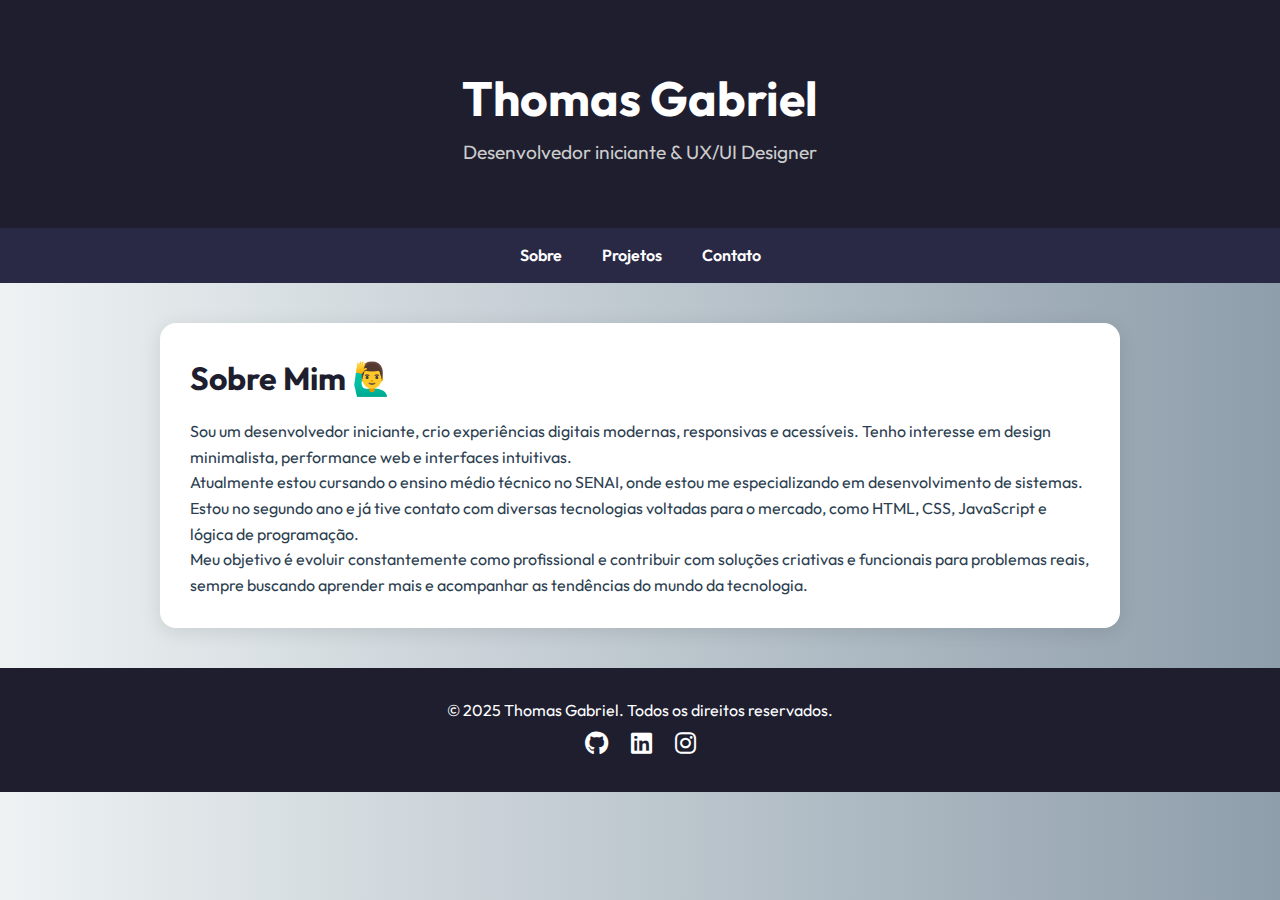
<file: index.html>
<!DOCTYPE html>
<html lang="pt-BR">
<head>
  <meta charset="UTF-8">
  <meta name="viewport" content="width=device-width, initial-scale=1.0">
  <title>Ínicio | Thomas Gabriel</title>
  <link rel="preconnect" href="https://fonts.googleapis.com">
  <link rel="preconnect" href="https://fonts.gstatic.com" crossorigin>
  <link href="https://fonts.googleapis.com/css2?family=Outfit:wght@400;600;700&display=swap" rel="stylesheet">
  <link rel="stylesheet" href="https://cdnjs.cloudflare.com/ajax/libs/font-awesome/6.4.0/css/all.min.css">
  <link rel="stylesheet" href="style.css">
</head>
<body>

  <header>
    <h1>Thomas Gabriel</h1>
    <p>Desenvolvedor iniciante & UX/UI Designer</p>
  </header>

  <nav>
    <a href="index.html">Sobre</a>
    <a href="projetos.html">Projetos</a>
    <a href="contato.html">Contato</a>
  </nav>
  <main>
    <section id="sobre">
      <h2>Sobre Mim 🙋‍♂️</h2>
       <p>Sou um desenvolvedor iniciante, crio experiências digitais modernas, responsivas e acessíveis. Tenho interesse em design minimalista, performance web e interfaces intuitivas.</p>
      <p>Atualmente estou cursando o ensino médio técnico no SENAI, onde estou me especializando em desenvolvimento de sistemas. Estou no segundo ano e já tive contato com diversas tecnologias voltadas para o mercado, como HTML, CSS, JavaScript e lógica de programação.</p>
      <p>Meu objetivo é evoluir constantemente como profissional e contribuir com soluções criativas e funcionais para problemas reais, sempre buscando aprender mais e acompanhar as tendências do mundo da tecnologia.</p>
    </section>
    </section>

  </main>

  <footer>
    <p>&copy; 2025 Thomas Gabriel. Todos os direitos reservados.</p>
    <div class="social-icons">
      <a href="https://github.com/THOMASblack8z8"><i class="fab fa-github"></i></a>
      <a href="#"><i class="fab fa-linkedin"></i></a>
      <a href="https://www.instagram.com/_othomass_/"><i class="fab fa-instagram"></i></a>
    </div>
  </footer>

</body>
</html>
</file>
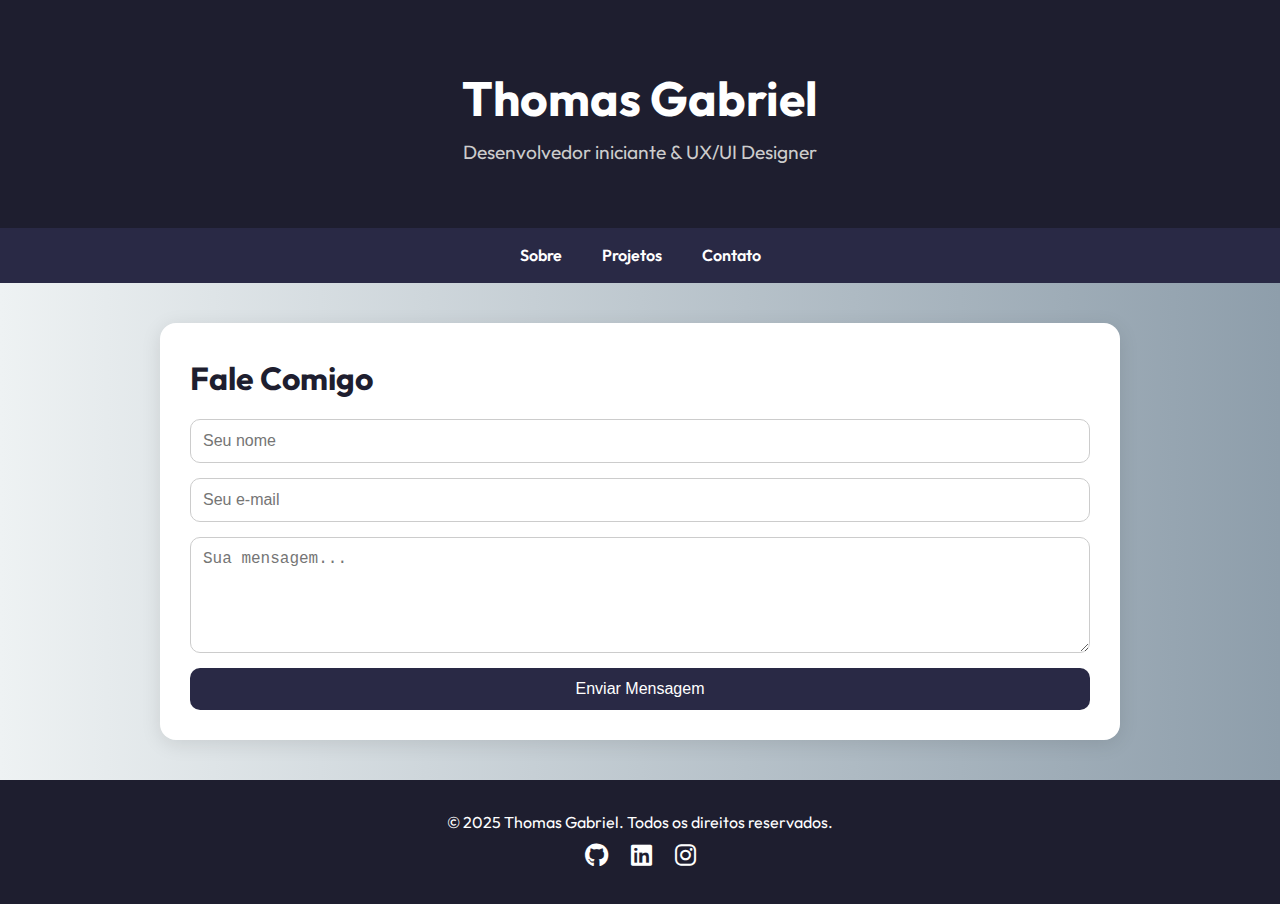
<file: contato.html>
<!DOCTYPE html>
<html lang="pt-BR">
<head>
  <meta charset="UTF-8">
  <meta name="viewport" content="width=device-width, initial-scale=1.0">
  <title>Contato | Thomas Gabriel</title>
  <link href="https://fonts.googleapis.com/css2?family=Outfit:wght@400;600;700&display=swap" rel="stylesheet">
  <link rel="stylesheet" href="https://cdnjs.cloudflare.com/ajax/libs/font-awesome/6.4.0/css/all.min.css">
  <link rel="stylesheet" href="style.css">
</head>
<body>

  <header>
    <h1>Thomas Gabriel</h1>
    <p>Desenvolvedor iniciante & UX/UI Designer</p>
  </header>

  <nav>
    <a href="index.html">Sobre</a>
    <a href="projetos.html">Projetos</a>
    <a href="contato.html">Contato</a>
  </nav>

  <main>
    <section id="contato">
      <h2>Fale Comigo</h2>
      <form>
        <input type="text" name="nome" placeholder="Seu nome" required>
        <input type="email" name="email" placeholder="Seu e-mail" required>
        <textarea name="mensagem" rows="5" placeholder="Sua mensagem..." required></textarea>
        <button type="submit">Enviar Mensagem</button>
      </form>
    </section>
  </main>

  <footer>
    <p>&copy; 2025 Thomas Gabriel. Todos os direitos reservados.</p>
    <div class="social-icons">
      <a href="https://github.com/THOMASblack8z8"><i class="fab fa-github"></i></a>
      <a href="#"><i class="fab fa-linkedin"></i></a>
      <a href="https://www.instagram.com/_othomass_/"><i class="fab fa-instagram"></i></a>
    </div>
  </footer>

</body>
</html>
</file>
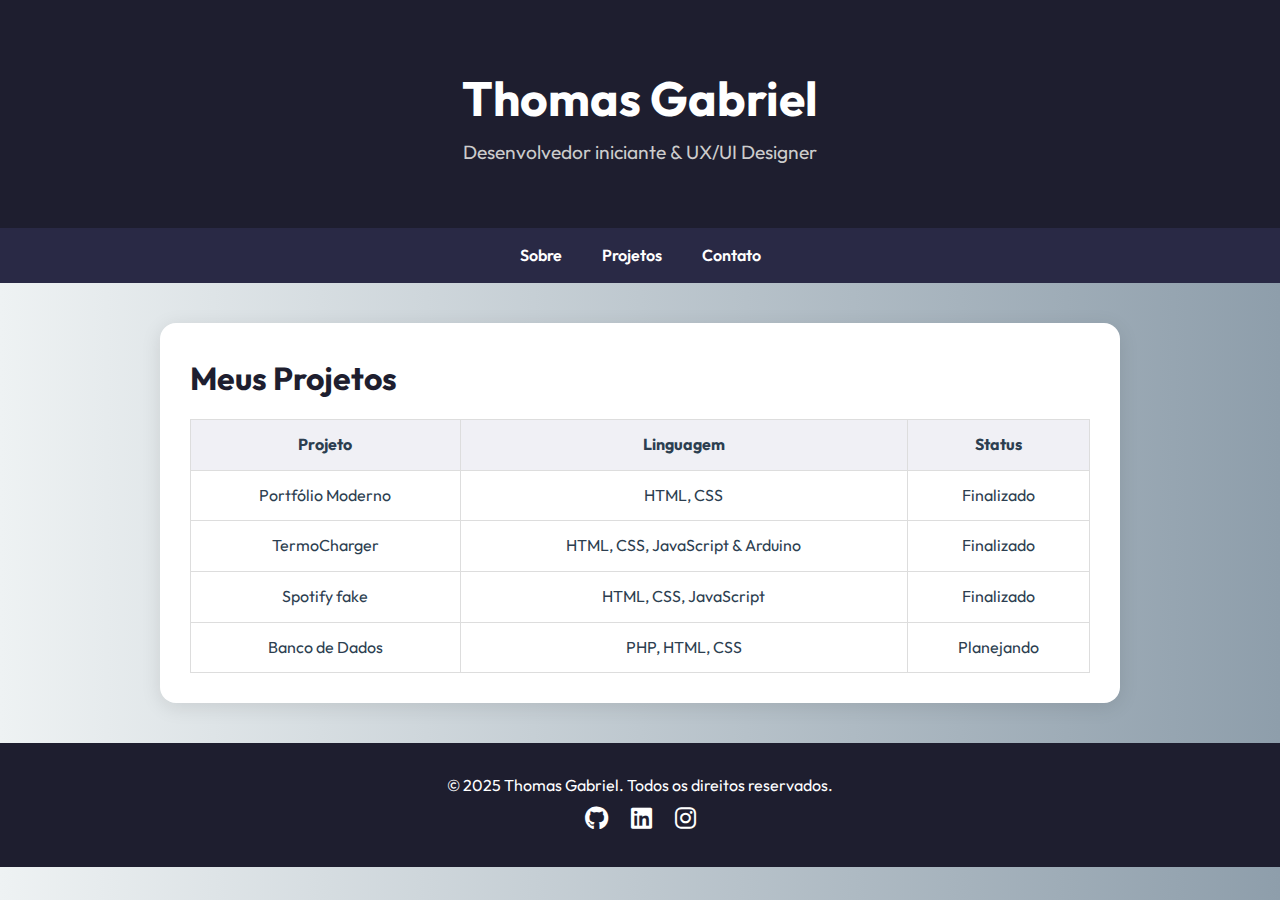
<file: projetos.html>
<!DOCTYPE html>
<html lang="pt-BR">
<head>
  <meta charset="UTF-8">
  <meta name="viewport" content="width=device-width, initial-scale=1.0">
  <title>Projetos | Thomas Gabriel</title>
  <link href="https://fonts.googleapis.com/css2?family=Outfit:wght@400;600;700&display=swap" rel="stylesheet">
  <link rel="stylesheet" href="https://cdnjs.cloudflare.com/ajax/libs/font-awesome/6.4.0/css/all.min.css">
  <link rel="stylesheet" href="style.css">
</head>
<body>

  <header>
    <h1>Thomas Gabriel</h1>
    <p>Desenvolvedor iniciante & UX/UI Designer</p>
  </header>

  <nav>
    <a href="index.html">Sobre</a>
    <a href="projetos.html">Projetos</a>
    <a href="contato.html">Contato</a>
  </nav>

  <main>
    <section id="projetos">
      <h2>Meus Projetos</h2>
      <table>
        <thead>
          <tr>
            <th>Projeto</th>
            <th>Linguagem</th>
            <th>Status</th>
          </tr>
        </thead>
        <tbody>
          <tr>
            <td>Portfólio Moderno</td>
            <td>HTML, CSS</td>
            <td>Finalizado</td>
          </tr>
          <tr>
            <td>TermoCharger</td>
            <td>HTML, CSS, JavaScript & Arduino</td>
            <td>Finalizado</td>
          </tr>
          <tr>
            <td>Spotify fake</td>
            <td>HTML, CSS, JavaScript</td>
            <td>Finalizado</td>
          </tr>
          <tr>
            <td>Banco de Dados</td>
            <td>PHP, HTML, CSS</td>
            <td>Planejando</td>
          </tr>
        </tbody>
      </table>
    </section>
  </main>

  <footer>
    <p>&copy; 2025 Thomas Gabriel. Todos os direitos reservados.</p>
    <div class="social-icons">
      <a href="https://github.com/THOMASblack8z8"><i class="fab fa-github"></i></a>
      <a href="#"><i class="fab fa-linkedin"></i></a>
      <a href="https://www.instagram.com/_othomass_/"><i class="fab fa-instagram"></i></a>
    </div>
  </footer>

</body>
</html>
</file>
<file: style.css>
* {
      margin: 0;
      padding: 0;
      box-sizing: border-box;
    }

    body {
      font-family: 'Outfit', sans-serif;
      background: linear-gradient(to right, #eef2f3, #8e9eab);
      color: #2c3e50;
      line-height: 1.6;
    }

    header {
      background-color: #1e1e2f;
      color: white;
      padding: 60px 20px;
      text-align: center;
    }

    header h1 {
      font-size: 3rem;
    }

    header p {
      font-size: 1.2rem;
      color: #ccc;
    }

    nav {
      background: #292945;
      padding: 15px;
      display: flex;
      justify-content: center;
    }

    nav a {
      color: white;
      text-decoration: none;
      margin: 0 20px;
      font-weight: 600;
      transition: 0.3s;
    }

    nav a:hover {
      color: #ffd369;
    }

    main {
      max-width: 1000px;
      margin: 40px auto;
      padding: 0 20px;
    }

    section {
      background: white;
      border-radius: 16px;
      padding: 30px;
      margin-bottom: 40px;
      box-shadow: 0 4px 20px rgba(0,0,0,0.1);
    }

    h2 {
      color: #1e1e2f;
      margin-bottom: 15px;
      font-size: 2rem;
    }

    table {
      width: 100%;
      border-collapse: collapse;
      margin-top: 15px;
    }

    th, td {
      border: 1px solid #ddd;
      padding: 12px;
      text-align: center;
    }

    th {
      background: #f0f0f5;
    }

    form {
      display: flex;
      flex-direction: column;
      gap: 15px;
    }

    input, textarea {
      padding: 12px;
      border-radius: 10px;
      border: 1px solid #ccc;
      font-size: 1rem;
      width: 100%;
    }

    button {
      background: #292945;
      color: white;
      padding: 12px;
      border: none;
      border-radius: 10px;
      font-size: 1rem;
      cursor: pointer;
      transition: 0.3s;
    }

    button:hover {
      background: #40406e;
    }

    footer {
      text-align: center;
      background-color: #1e1e2f;
      color: white;
      padding: 30px 20px;
    }

    .social-icons a {
      color: white;
      margin: 0 10px;
      font-size: 1.5rem;
      transition: 0.3s;
    }

    .social-icons a:hover {
      color: #ffd369;
    }
</file>
